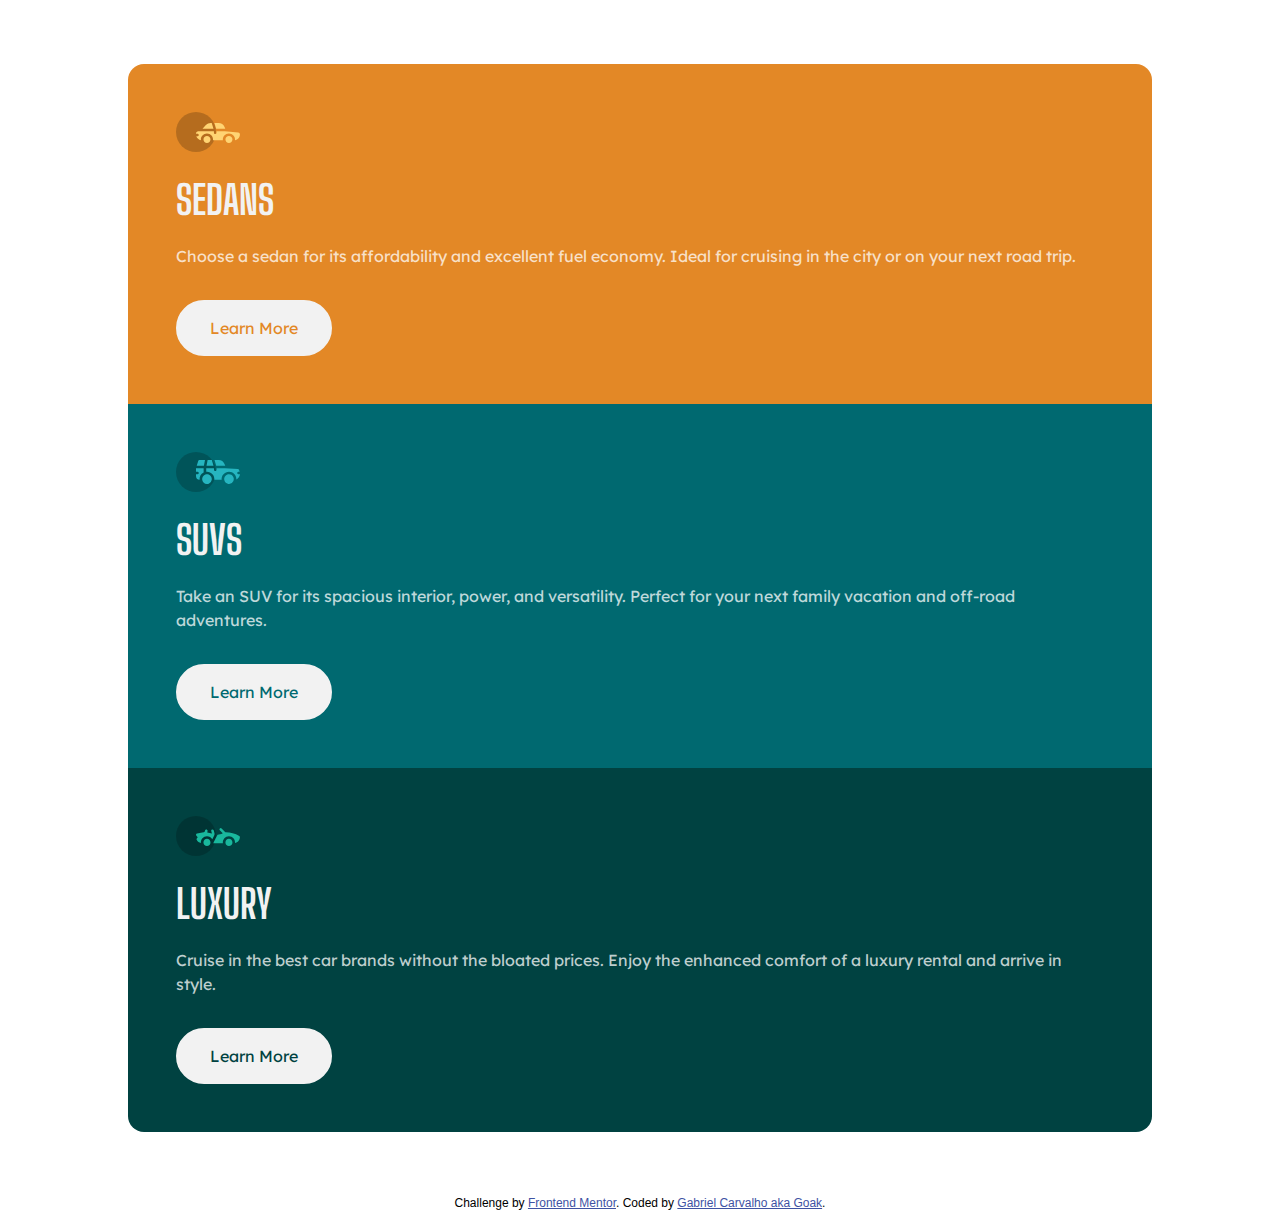
<file: front_end/FEMentor_CodingChallenge2/index.html>
<!DOCTYPE html>
<html lang="en">

<head>
  <meta charset="UTF-8">
  <meta name="viewport" content="width=device-width, initial-scale=1.0">
  <!-- displays site properly based on user's device -->
  <link rel="icon" type="image/png" sizes="32x32" href="./images/favicon-32x32.png">
  <link rel="stylesheet" href="css/style.css">
  <link rel="preconnect" href="https://fonts.googleapis.com">
  <link rel="preconnect" href="https://fonts.gstatic.com" crossorigin>
  <link href="https://fonts.googleapis.com/css2?family=Lexend+Deca&display=swap" rel="stylesheet">
  <link href="https://fonts.googleapis.com/css2?family=Big+Shoulders+Display:wght@700&display=swap" rel="stylesheet">
  <title>Frontend Mentor | 3-column preview card component</title>
</head>

<body>
  <main>
    <section class="car-types">

      <article class="car-type car-type-sedan">
        <img src="./images/icon-sedans.svg" alt="Sedan car icon">
        <h2>Sedans</h2>
        <p>Choose a sedan for its affordability and excellent fuel economy. Ideal for cruising in the city
          or on your next road trip.</p>
        <a href="#"><button>Learn More</button></a>
      </article>

      <article class="car-type car-type-suv">
        <img src="./images/icon-suvs.svg" alt="SUV car icon">
        <h2>SUVs</h2>
        <p>Take an SUV for its spacious interior, power, and versatility. Perfect for your next family vacation
          and off-road adventures.</p>
        <a href="#"><button>Learn More</button></a>
      </article>

      <article class="car-type car-type-luxury">
        <img src="./images/icon-luxury.svg" alt="Luxury car icon">
        <h2>Luxury</h2>
        <p>Cruise in the best car brands without the bloated prices. Enjoy the enhanced comfort of a luxury
          rental and arrive in style.</p>
        <a href="#"><button>Learn More</button></a>
      </article>
    </section>
  </main>

  <footer>
    <div class="attribution">
      Challenge by <a href="https://www.frontendmentor.io?ref=challenge" target="_blank">Frontend Mentor</a>.
      Coded by <a href="https://github.com/g-oak">Gabriel Carvalho aka Goak</a>.
    </div>
  </footer>
</body>

</html>
</file>
<file: front_end/FEMentor_CodingChallenge2/css/style.css>
* {
    margin: 0;
    padding: 0;
    box-sizing: border-box;
    font-family: sans-serif;
}

section.car-types {
    display: flex;
    flex-direction: column;
    border-radius: 1rem;
    overflow: hidden;
    margin: 4em 10%;
    max-width: 1500px;
}

article.car-type {
    padding: 3em;
}

article.car-type h2 {
    font-size: 2.5em;
    font-family: 'Big Shoulders Display', cursive;
    color: hsla(0, 0%, 95%);
    text-transform: uppercase;
    margin: 0.5em 0;
}

article.car-type p {
    font-family: 'Lexend Deca', sans-serif;
    color: hsla(0, 0%, 100%, 0.75);
    margin-bottom: 2em;
    line-height: 1.5em;
}

article.car-type button {
    font-family: 'Lexend Deca', sans-serif;
    background-color: hsl(0, 0%, 95%);
    border: 2px solid hsl(0, 0%, 95%);
    padding: 1em 2em;
    border-radius: 3em;
    font-size: 1em;
    transition: 200ms ease-in-out;
    transition-property: background-color color;
    cursor: pointer;
}

article.car-type button:hover {
    background-color: transparent;
    color: hsl(0, 0%, 95%);
}

article.car-type-sedan button {
    color: hsl(31, 77%, 52%);
}
  
article.car-type-suv button {
    color: hsl(184, 100%, 22%);
}
  
article.car-type-luxury button {
    color: hsl(179, 100%, 13%);
}

article.car-type-sedan {
    background-color: hsl(31, 77%, 52%);
}
  
article.car-type-suv {
    background-color: hsl(184, 100%, 22%);
}
  
article.car-type-luxury {
    background-color: hsl(179, 100%, 13%);
}

.attribution {
    font-size: 12px;
    text-align: center;
}

.attribution a {
    color: hsl(228, 45%, 44%);
}

@media (min-width: 1440px) {
    /* html {
        font-size: 32px;
    } */
    section.car-types {
        flex-direction: row;
    }
}
</file>
